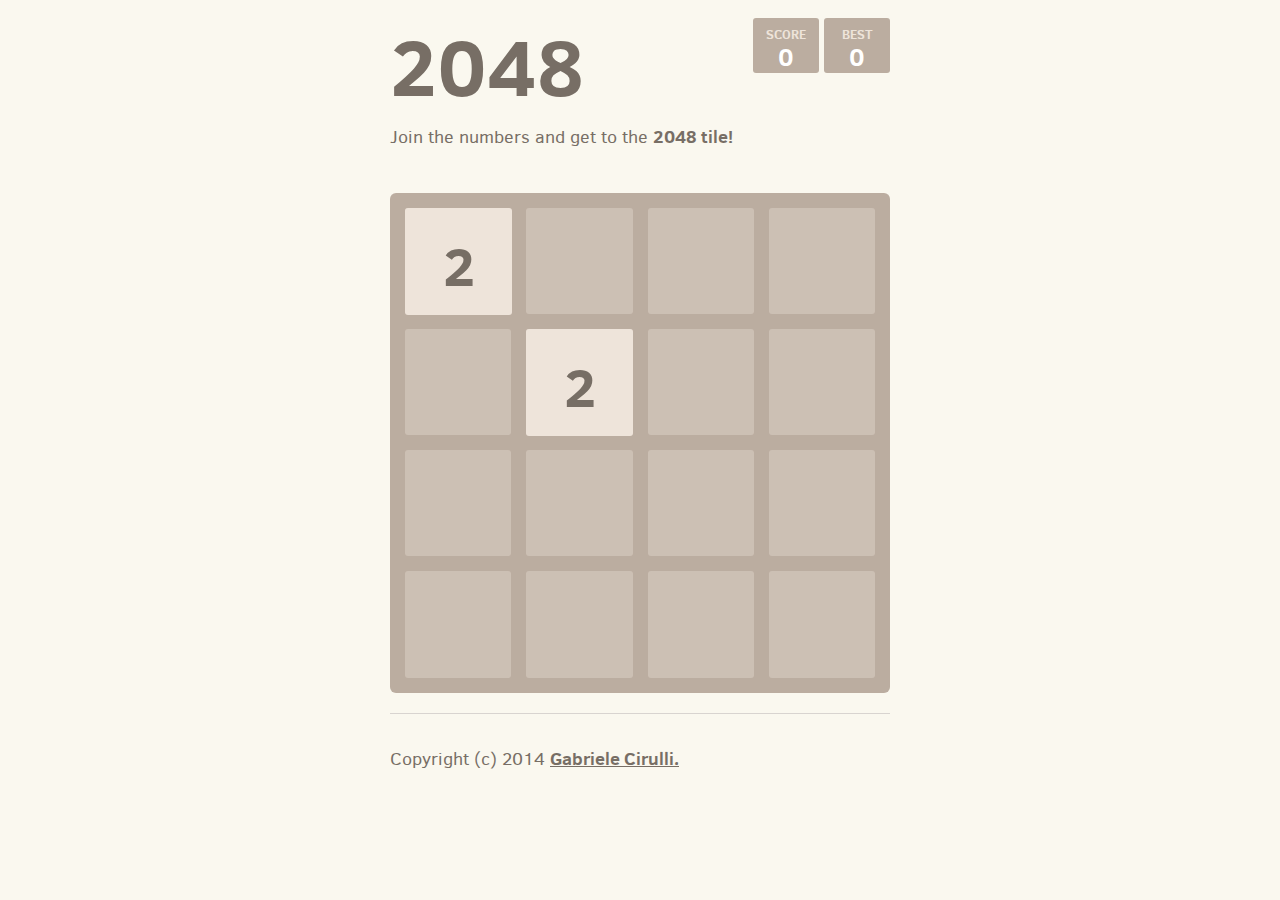
<file: index.html>
<!DOCTYPE html>
<html>
<head>
  <meta charset="utf-8">
  <title>2048</title>

  <link href="style/main.css" rel="stylesheet" type="text/css">
  <link rel="shortcut icon" href="favicon.ico">
  <link rel="apple-touch-icon" href="meta/apple-touch-icon.png">
  <meta name="apple-mobile-web-app-capable" content="yes">

  <meta name="HandheldFriendly" content="True">
  <meta name="MobileOptimized" content="320">
  <meta name="viewport" content="width=device-width, target-densitydpi=160dpi, initial-scale=1.0, maximum-scale=1, user-scalable=no, minimal-ui">
</head>
<body>
  <div class="container">
    <div class="heading">
      <h1 class="title">2048</h1>
      <div class="scores-container">
        <div class="score-container">0</div>
        <div class="best-container">0</div>
      </div>
    </div>
    <p class="game-intro">Join the numbers and get to the <strong>2048 tile!</strong></p>

    <div class="game-container">
      <div class="game-message">
        <p></p>
        <div class="lower">
	        <a class="keep-playing-button">Keep going</a>
          <a class="retry-button">Try again</a>
        </div>
      </div>

      <div class="grid-container">
        <div class="grid-row">
          <div class="grid-cell"></div>
          <div class="grid-cell"></div>
          <div class="grid-cell"></div>
          <div class="grid-cell"></div>
        </div>
        <div class="grid-row">
          <div class="grid-cell"></div>
          <div class="grid-cell"></div>
          <div class="grid-cell"></div>
          <div class="grid-cell"></div>
        </div>
        <div class="grid-row">
          <div class="grid-cell"></div>
          <div class="grid-cell"></div>
          <div class="grid-cell"></div>
          <div class="grid-cell"></div>
        </div>
        <div class="grid-row">
          <div class="grid-cell"></div>
          <div class="grid-cell"></div>
          <div class="grid-cell"></div>
          <div class="grid-cell"></div>
        </div>
      </div>

      <div class="tile-container">

      </div>
    </div>
    <hr>
    <p>
    Copyright (c) 2014 <a href="http://gabrielecirulli.com" target="_blank">Gabriele Cirulli.</a>
    </p>
  </div>

  <script src="js/animframe_polyfill.js"></script>
  <script src="js/keyboard_input_manager.js"></script>
  <script src="js/html_actuator.js"></script>
  <script src="js/grid.js"></script>
  <script src="js/tile.js"></script>
  <script src="js/local_score_manager.js"></script>
  <script src="js/game_manager.js"></script>
  <script src="js/application.js"></script>
</body>
</html>
</file>
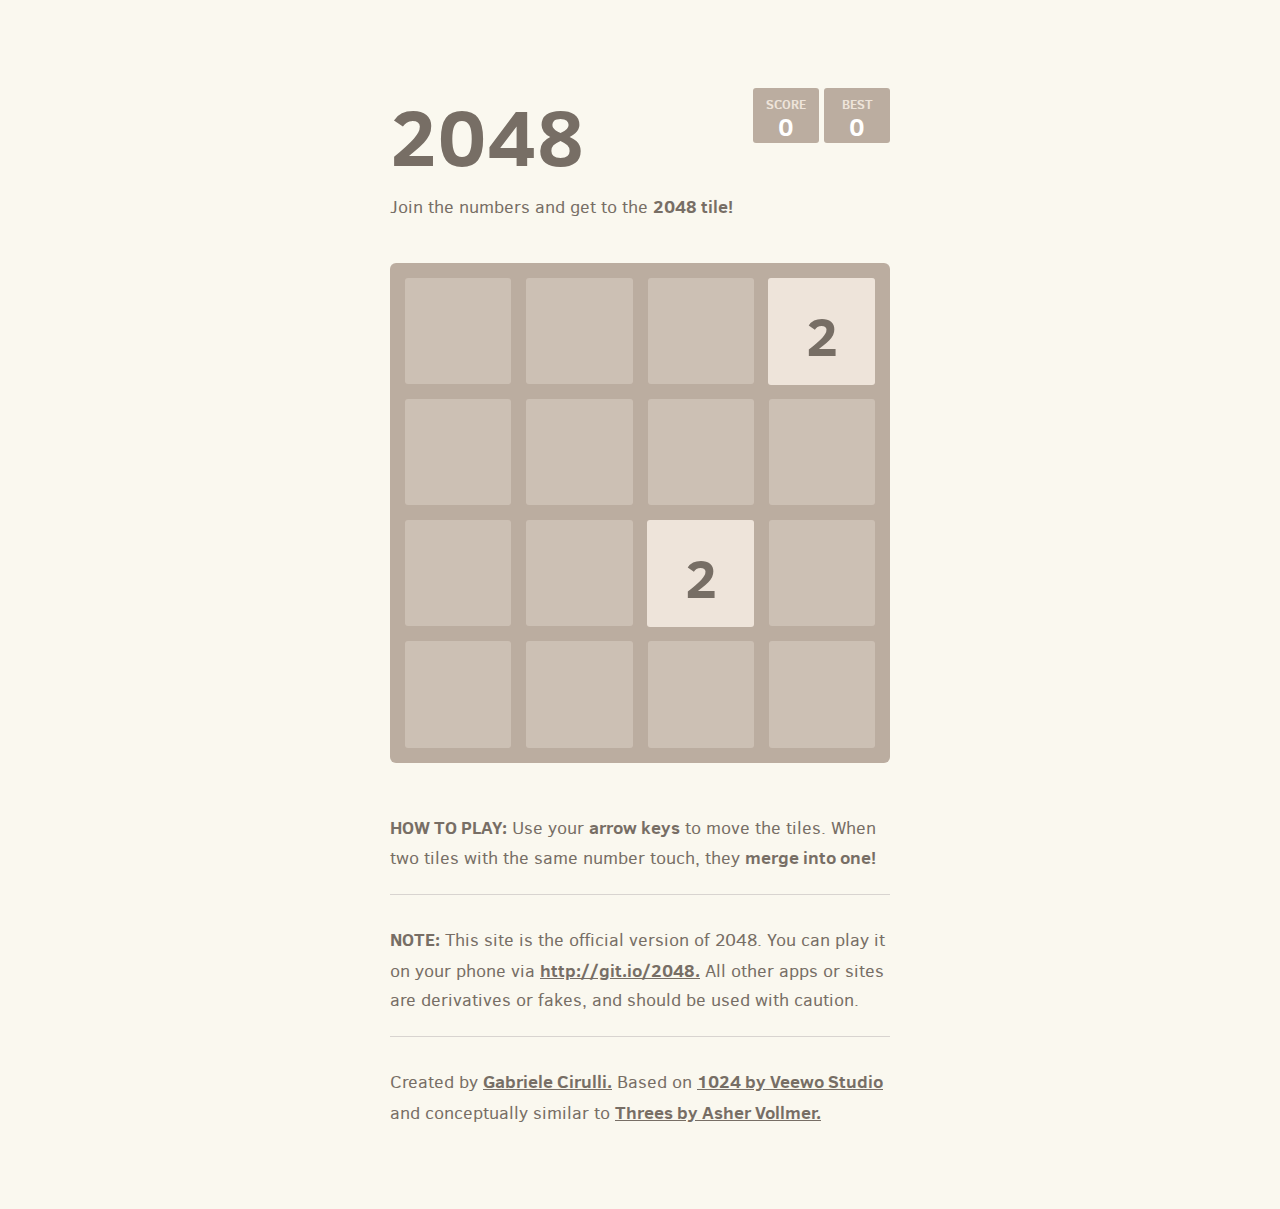
<file: Pasta sem título/index.html>
<!DOCTYPE html>
<html>
<head>
  <meta charset="utf-8">
  <title>2048</title>

  <link href="style/main.css" rel="stylesheet" type="text/css">
  <link rel="shortcut icon" href="favicon.ico">
  <link rel="apple-touch-icon" href="meta/apple-touch-icon.png">
  <meta name="apple-mobile-web-app-capable" content="yes">

  <meta name="HandheldFriendly" content="True">
  <meta name="MobileOptimized" content="320">
  <meta name="viewport" content="width=device-width, target-densitydpi=160dpi, initial-scale=1.0, maximum-scale=1, user-scalable=no, minimal-ui">
</head>
<body>
  <div class="container">
    <div class="heading">
      <h1 class="title">2048</h1>
      <div class="scores-container">
        <div class="score-container">0</div>
        <div class="best-container">0</div>
      </div>
    </div>
    <p class="game-intro">Join the numbers and get to the <strong>2048 tile!</strong></p>

    <div class="game-container">
      <div class="game-message">
        <p></p>
        <div class="lower">
	        <a class="keep-playing-button">Keep going</a>
          <a class="retry-button">Try again</a>
        </div>
      </div>

      <div class="grid-container">
        <div class="grid-row">
          <div class="grid-cell"></div>
          <div class="grid-cell"></div>
          <div class="grid-cell"></div>
          <div class="grid-cell"></div>
        </div>
        <div class="grid-row">
          <div class="grid-cell"></div>
          <div class="grid-cell"></div>
          <div class="grid-cell"></div>
          <div class="grid-cell"></div>
        </div>
        <div class="grid-row">
          <div class="grid-cell"></div>
          <div class="grid-cell"></div>
          <div class="grid-cell"></div>
          <div class="grid-cell"></div>
        </div>
        <div class="grid-row">
          <div class="grid-cell"></div>
          <div class="grid-cell"></div>
          <div class="grid-cell"></div>
          <div class="grid-cell"></div>
        </div>
      </div>

      <div class="tile-container">

      </div>
    </div>

    <p class="game-explanation">
      <strong class="important">How to play:</strong> Use your <strong>arrow keys</strong> to move the tiles. When two tiles with the same number touch, they <strong>merge into one!</strong>
    </p>
    <hr>
    <p>
    <strong class="important">Note:</strong> This site is the official version of 2048. You can play it on your phone via <a href="http://git.io/2048">http://git.io/2048.</a> All other apps or sites are derivatives or fakes, and should be used with caution.
    </p>
    <hr>
    <p>
    Created by <a href="http://gabrielecirulli.com" target="_blank">Gabriele Cirulli.</a> Based on <a href="https://itunes.apple.com/us/app/1024!/id823499224" target="_blank">1024 by Veewo Studio</a> and conceptually similar to <a href="http://asherv.com/threes/" target="_blank">Threes by Asher Vollmer.</a>
    </p>
  </div>

  <script src="js/animframe_polyfill.js"></script>
  <script src="js/keyboard_input_manager.js"></script>
  <script src="js/html_actuator.js"></script>
  <script src="js/grid.js"></script>
  <script src="js/tile.js"></script>
  <script src="js/local_score_manager.js"></script>
  <script src="js/game_manager.js"></script>
  <script src="js/application.js"></script>
</body>
</html>
</file>
<file: style/main.css>
@import url(fonts/clear-sans.css);
html, body {
  margin: 0;
  padding: 0;
  background: #faf8ef;
  color: #776e65;
  font-family: "Clear Sans", "Helvetica Neue", Arial, sans-serif;
  font-size: 18px; }

body {
  margin: 10px 0; }

.heading:after {
  content: "";
  display: block;
  clear: both; }

h1.title {
  font-size: 80px;
  font-weight: bold;
  margin: 0;
  display: block;
  float: left; }

@-webkit-keyframes move-up {
  0% {
    top: 25px;
    opacity: 1; }

  100% {
    top: -50px;
    opacity: 0; } }

@-moz-keyframes move-up {
  0% {
    top: 25px;
    opacity: 1; }

  100% {
    top: -50px;
    opacity: 0; } }

@keyframes move-up {
  0% {
    top: 25px;
    opacity: 1; }

  100% {
    top: -50px;
    opacity: 0; } }

.scores-container {
  float: right;
  text-align: right; }

.score-container, .best-container {
  position: relative;
  display: inline-block;
  background: #bbada0;
  padding: 15px 25px;
  font-size: 25px;
  height: 25px;
  line-height: 47px;
  font-weight: bold;
  border-radius: 3px;
  color: white;
  margin-top: 8px;
  text-align: center; }
  .score-container:after, .best-container:after {
    position: absolute;
    width: 100%;
    top: 10px;
    left: 0;
    text-transform: uppercase;
    font-size: 13px;
    line-height: 13px;
    text-align: center;
    color: #eee4da; }
  .score-container .score-addition, .best-container .score-addition {
    position: absolute;
    right: 30px;
    color: red;
    font-size: 25px;
    line-height: 25px;
    font-weight: bold;
    color: rgba(119, 110, 101, 0.9);
    z-index: 100;
    -webkit-animation: move-up 600ms ease-in;
    -moz-animation: move-up 600ms ease-in;
    animation: move-up 600ms ease-in;
    -webkit-animation-fill-mode: both;
    -moz-animation-fill-mode: both;
    animation-fill-mode: both; }

.score-container:after {
  content: "Score"; }

.best-container:after {
  content: "Best"; }

p {
  margin-top: 0;
  margin-bottom: 10px;
  line-height: 1.65; }

a {
  color: #776e65;
  font-weight: bold;
  text-decoration: underline;
  cursor: pointer; }

strong.important {
  text-transform: uppercase; }

hr {
  border: none;
  border-bottom: 1px solid #d8d4d0;
  margin-top: 20px;
  margin-bottom: 30px; }

.container {
  width: 500px;
  margin: 0 auto; }

@-webkit-keyframes fade-in {
  0% {
    opacity: 0; }

  100% {
    opacity: 1; } }

@-moz-keyframes fade-in {
  0% {
    opacity: 0; }

  100% {
    opacity: 1; } }

@keyframes fade-in {
  0% {
    opacity: 0; }

  100% {
    opacity: 1; } }

.game-container {
  margin-top: 40px;
  position: relative;
  padding: 15px;
  cursor: default;
  -webkit-touch-callout: none;
  -webkit-user-select: none;
  -moz-user-select: none;
  background: #bbada0;
  border-radius: 6px;
  width: 500px;
  height: 500px;
  -webkit-box-sizing: border-box;
  -moz-box-sizing: border-box;
  box-sizing: border-box; }
  .game-container .game-message {
    display: none;
    position: absolute;
    top: 0;
    right: 0;
    bottom: 0;
    left: 0;
    background: rgba(238, 228, 218, 0.5);
    z-index: 100;
    text-align: center;
    -webkit-animation: fade-in 800ms ease 1200ms;
    -moz-animation: fade-in 800ms ease 1200ms;
    animation: fade-in 800ms ease 1200ms;
    -webkit-animation-fill-mode: both;
    -moz-animation-fill-mode: both;
    animation-fill-mode: both; }
    .game-container .game-message p {
      font-size: 60px;
      font-weight: bold;
      height: 60px;
      line-height: 60px;
      margin-top: 222px; }
    .game-container .game-message .lower {
      display: block;
      margin-top: 59px; }
    .game-container .game-message a {
      display: inline-block;
      background: #8f7a66;
      border-radius: 3px;
      padding: 0 20px;
      text-decoration: none;
      color: #f9f6f2;
      height: 40px;
      line-height: 42px;
      margin-left: 9px; }
      .game-container .game-message a.keep-playing-button {
        display: none; }
    .game-container .game-message.game-won {
      background: rgba(237, 194, 46, 0.5);
      color: #f9f6f2; }
      .game-container .game-message.game-won a.keep-playing-button {
        display: inline-block; }
    .game-container .game-message.game-won, .game-container .game-message.game-over {
      display: block; }

.grid-container {
  position: absolute;
  z-index: 1; }

.grid-row {
  margin-bottom: 15px; }
  .grid-row:last-child {
    margin-bottom: 0; }
  .grid-row:after {
    content: "";
    display: block;
    clear: both; }

.grid-cell {
  width: 106.25px;
  height: 106.25px;
  margin-right: 15px;
  float: left;
  border-radius: 3px;
  background: rgba(238, 228, 218, 0.35); }
  .grid-cell:last-child {
    margin-right: 0; }

.tile-container {
  position: absolute;
  z-index: 2; }

.tile, .tile .tile-inner {
  width: 107px;
  height: 107px;
  line-height: 116.25px; }
.tile.tile-position-1-1 {
  -webkit-transform: translate(0px, 0px);
  -moz-transform: translate(0px, 0px);
  transform: translate(0px, 0px); }
.tile.tile-position-1-2 {
  -webkit-transform: translate(0px, 121px);
  -moz-transform: translate(0px, 121px);
  transform: translate(0px, 121px); }
.tile.tile-position-1-3 {
  -webkit-transform: translate(0px, 242px);
  -moz-transform: translate(0px, 242px);
  transform: translate(0px, 242px); }
.tile.tile-position-1-4 {
  -webkit-transform: translate(0px, 363px);
  -moz-transform: translate(0px, 363px);
  transform: translate(0px, 363px); }
.tile.tile-position-2-1 {
  -webkit-transform: translate(121px, 0px);
  -moz-transform: translate(121px, 0px);
  transform: translate(121px, 0px); }
.tile.tile-position-2-2 {
  -webkit-transform: translate(121px, 121px);
  -moz-transform: translate(121px, 121px);
  transform: translate(121px, 121px); }
.tile.tile-position-2-3 {
  -webkit-transform: translate(121px, 242px);
  -moz-transform: translate(121px, 242px);
  transform: translate(121px, 242px); }
.tile.tile-position-2-4 {
  -webkit-transform: translate(121px, 363px);
  -moz-transform: translate(121px, 363px);
  transform: translate(121px, 363px); }
.tile.tile-position-3-1 {
  -webkit-transform: translate(242px, 0px);
  -moz-transform: translate(242px, 0px);
  transform: translate(242px, 0px); }
.tile.tile-position-3-2 {
  -webkit-transform: translate(242px, 121px);
  -moz-transform: translate(242px, 121px);
  transform: translate(242px, 121px); }
.tile.tile-position-3-3 {
  -webkit-transform: translate(242px, 242px);
  -moz-transform: translate(242px, 242px);
  transform: translate(242px, 242px); }
.tile.tile-position-3-4 {
  -webkit-transform: translate(242px, 363px);
  -moz-transform: translate(242px, 363px);
  transform: translate(242px, 363px); }
.tile.tile-position-4-1 {
  -webkit-transform: translate(363px, 0px);
  -moz-transform: translate(363px, 0px);
  transform: translate(363px, 0px); }
.tile.tile-position-4-2 {
  -webkit-transform: translate(363px, 121px);
  -moz-transform: translate(363px, 121px);
  transform: translate(363px, 121px); }
.tile.tile-position-4-3 {
  -webkit-transform: translate(363px, 242px);
  -moz-transform: translate(363px, 242px);
  transform: translate(363px, 242px); }
.tile.tile-position-4-4 {
  -webkit-transform: translate(363px, 363px);
  -moz-transform: translate(363px, 363px);
  transform: translate(363px, 363px); }

.tile {
  position: absolute;
  -webkit-transition: 100ms ease-in-out;
  -moz-transition: 100ms ease-in-out;
  transition: 100ms ease-in-out;
  -webkit-transition-property: -webkit-transform;
  -moz-transition-property: -moz-transform;
  transition-property: transform; }
  .tile .tile-inner {
    border-radius: 3px;
    background: #eee4da;
    text-align: center;
    font-weight: bold;
    z-index: 10;
    font-size: 55px; }
  .tile.tile-2 .tile-inner {
    background: #eee4da;
    box-shadow: 0 0 30px 10px rgba(243, 215, 116, 0), inset 0 0 0 1px rgba(255, 255, 255, 0); }
  .tile.tile-4 .tile-inner {
    background: #ede0c8;
    box-shadow: 0 0 30px 10px rgba(243, 215, 116, 0), inset 0 0 0 1px rgba(255, 255, 255, 0); }
  .tile.tile-8 .tile-inner {
    color: #f9f6f2;
    background: #f2b179; }
  .tile.tile-16 .tile-inner {
    color: #f9f6f2;
    background: #f59563; }
  .tile.tile-32 .tile-inner {
    color: #f9f6f2;
    background: #f67c5f; }
  .tile.tile-64 .tile-inner {
    color: #f9f6f2;
    background: #f65e3b; }
  .tile.tile-128 .tile-inner {
    color: #f9f6f2;
    background: #edcf72;
    box-shadow: 0 0 30px 10px rgba(243, 215, 116, 0.2381), inset 0 0 0 1px rgba(255, 255, 255, 0.14286);
    font-size: 45px; }
    @media screen and (max-width: 520px) {
      .tile.tile-128 .tile-inner {
        font-size: 25px; } }
  .tile.tile-256 .tile-inner {
    color: #f9f6f2;
    background: #edcc61;
    box-shadow: 0 0 30px 10px rgba(243, 215, 116, 0.31746), inset 0 0 0 1px rgba(255, 255, 255, 0.19048);
    font-size: 45px; }
    @media screen and (max-width: 520px) {
      .tile.tile-256 .tile-inner {
        font-size: 25px; } }
  .tile.tile-512 .tile-inner {
    color: #f9f6f2;
    background: #edc850;
    box-shadow: 0 0 30px 10px rgba(243, 215, 116, 0.39683), inset 0 0 0 1px rgba(255, 255, 255, 0.2381);
    font-size: 45px; }
    @media screen and (max-width: 520px) {
      .tile.tile-512 .tile-inner {
        font-size: 25px; } }
  .tile.tile-1024 .tile-inner {
    color: #f9f6f2;
    background: #edc53f;
    box-shadow: 0 0 30px 10px rgba(243, 215, 116, 0.47619), inset 0 0 0 1px rgba(255, 255, 255, 0.28571);
    font-size: 35px; }
    @media screen and (max-width: 520px) {
      .tile.tile-1024 .tile-inner {
        font-size: 15px; } }
  .tile.tile-2048 .tile-inner {
    color: #f9f6f2;
    background: #edc22e;
    box-shadow: 0 0 30px 10px rgba(243, 215, 116, 0.55556), inset 0 0 0 1px rgba(255, 255, 255, 0.33333);
    font-size: 35px; }
    @media screen and (max-width: 520px) {
      .tile.tile-2048 .tile-inner {
        font-size: 15px; } }
  .tile.tile-super .tile-inner {
    color: #f9f6f2;
    background: #3c3a32;
    font-size: 30px; }
    @media screen and (max-width: 520px) {
      .tile.tile-super .tile-inner {
        font-size: 10px; } }

@-webkit-keyframes appear {
  0% {
    opacity: 0;
    -webkit-transform: scale(0);
    -moz-transform: scale(0);
    transform: scale(0); }

  100% {
    opacity: 1;
    -webkit-transform: scale(1);
    -moz-transform: scale(1);
    transform: scale(1); } }

@-moz-keyframes appear {
  0% {
    opacity: 0;
    -webkit-transform: scale(0);
    -moz-transform: scale(0);
    transform: scale(0); }

  100% {
    opacity: 1;
    -webkit-transform: scale(1);
    -moz-transform: scale(1);
    transform: scale(1); } }

@keyframes appear {
  0% {
    opacity: 0;
    -webkit-transform: scale(0);
    -moz-transform: scale(0);
    transform: scale(0); }

  100% {
    opacity: 1;
    -webkit-transform: scale(1);
    -moz-transform: scale(1);
    transform: scale(1); } }

.tile-new .tile-inner {
  -webkit-animation: appear 200ms ease 100ms;
  -moz-animation: appear 200ms ease 100ms;
  animation: appear 200ms ease 100ms;
  -webkit-animation-fill-mode: backwards;
  -moz-animation-fill-mode: backwards;
  animation-fill-mode: backwards; }

@-webkit-keyframes pop {
  0% {
    -webkit-transform: scale(0);
    -moz-transform: scale(0);
    transform: scale(0); }

  50% {
    -webkit-transform: scale(1.2);
    -moz-transform: scale(1.2);
    transform: scale(1.2); }

  100% {
    -webkit-transform: scale(1);
    -moz-transform: scale(1);
    transform: scale(1); } }

@-moz-keyframes pop {
  0% {
    -webkit-transform: scale(0);
    -moz-transform: scale(0);
    transform: scale(0); }

  50% {
    -webkit-transform: scale(1.2);
    -moz-transform: scale(1.2);
    transform: scale(1.2); }

  100% {
    -webkit-transform: scale(1);
    -moz-transform: scale(1);
    transform: scale(1); } }

@keyframes pop {
  0% {
    -webkit-transform: scale(0);
    -moz-transform: scale(0);
    transform: scale(0); }

  50% {
    -webkit-transform: scale(1.2);
    -moz-transform: scale(1.2);
    transform: scale(1.2); }

  100% {
    -webkit-transform: scale(1);
    -moz-transform: scale(1);
    transform: scale(1); } }

.tile-merged .tile-inner {
  z-index: 20;
  -webkit-animation: pop 200ms ease 100ms;
  -moz-animation: pop 200ms ease 100ms;
  animation: pop 200ms ease 100ms;
  -webkit-animation-fill-mode: backwards;
  -moz-animation-fill-mode: backwards;
  animation-fill-mode: backwards; }

.game-intro {
  margin-bottom: 0; }

.game-explanation {
  margin-top: 50px; }

@media screen and (max-width: 520px) {
  html, body {
    font-size: 15px; }

  body {
    margin: 20px 0;
    padding: 0 20px; }

  h1.title {
    font-size: 27px;
    margin-top: 15px; }

  .container {
    width: 280px;
    margin: 0 auto; }

  .score-container, .best-container {
    margin-top: 0;
    padding: 15px 10px;
    min-width: 40px; }

  .heading {
    margin-bottom: 10px; }

  .game-container {
    margin-top: 40px;
    position: relative;
    padding: 10px;
    cursor: default;
    -webkit-touch-callout: none;
    -webkit-user-select: none;
    -moz-user-select: none;
    background: #bbada0;
    border-radius: 6px;
    width: 280px;
    height: 280px;
    -webkit-box-sizing: border-box;
    -moz-box-sizing: border-box;
    box-sizing: border-box; }
    .game-container .game-message {
      display: none;
      position: absolute;
      top: 0;
      right: 0;
      bottom: 0;
      left: 0;
      background: rgba(238, 228, 218, 0.5);
      z-index: 100;
      text-align: center;
      -webkit-animation: fade-in 800ms ease 1200ms;
      -moz-animation: fade-in 800ms ease 1200ms;
      animation: fade-in 800ms ease 1200ms;
      -webkit-animation-fill-mode: both;
      -moz-animation-fill-mode: both;
      animation-fill-mode: both; }
      .game-container .game-message p {
        font-size: 60px;
        font-weight: bold;
        height: 60px;
        line-height: 60px;
        margin-top: 222px; }
      .game-container .game-message .lower {
        display: block;
        margin-top: 59px; }
      .game-container .game-message a {
        display: inline-block;
        background: #8f7a66;
        border-radius: 3px;
        padding: 0 20px;
        text-decoration: none;
        color: #f9f6f2;
        height: 40px;
        line-height: 42px;
        margin-left: 9px; }
        .game-container .game-message a.keep-playing-button {
          display: none; }
      .game-container .game-message.game-won {
        background: rgba(237, 194, 46, 0.5);
        color: #f9f6f2; }
        .game-container .game-message.game-won a.keep-playing-button {
          display: inline-block; }
      .game-container .game-message.game-won, .game-container .game-message.game-over {
        display: block; }

  .grid-container {
    position: absolute;
    z-index: 1; }

  .grid-row {
    margin-bottom: 10px; }
    .grid-row:last-child {
      margin-bottom: 0; }
    .grid-row:after {
      content: "";
      display: block;
      clear: both; }

  .grid-cell {
    width: 57.5px;
    height: 57.5px;
    margin-right: 10px;
    float: left;
    border-radius: 3px;
    background: rgba(238, 228, 218, 0.35); }
    .grid-cell:last-child {
      margin-right: 0; }

  .tile-container {
    position: absolute;
    z-index: 2; }

  .tile, .tile .tile-inner {
    width: 58px;
    height: 58px;
    line-height: 67.5px; }
  .tile.tile-position-1-1 {
    -webkit-transform: translate(0px, 0px);
    -moz-transform: translate(0px, 0px);
    transform: translate(0px, 0px); }
  .tile.tile-position-1-2 {
    -webkit-transform: translate(0px, 67px);
    -moz-transform: translate(0px, 67px);
    transform: translate(0px, 67px); }
  .tile.tile-position-1-3 {
    -webkit-transform: translate(0px, 135px);
    -moz-transform: translate(0px, 135px);
    transform: translate(0px, 135px); }
  .tile.tile-position-1-4 {
    -webkit-transform: translate(0px, 202px);
    -moz-transform: translate(0px, 202px);
    transform: translate(0px, 202px); }
  .tile.tile-position-2-1 {
    -webkit-transform: translate(67px, 0px);
    -moz-transform: translate(67px, 0px);
    transform: translate(67px, 0px); }
  .tile.tile-position-2-2 {
    -webkit-transform: translate(67px, 67px);
    -moz-transform: translate(67px, 67px);
    transform: translate(67px, 67px); }
  .tile.tile-position-2-3 {
    -webkit-transform: translate(67px, 135px);
    -moz-transform: translate(67px, 135px);
    transform: translate(67px, 135px); }
  .tile.tile-position-2-4 {
    -webkit-transform: translate(67px, 202px);
    -moz-transform: translate(67px, 202px);
    transform: translate(67px, 202px); }
  .tile.tile-position-3-1 {
    -webkit-transform: translate(135px, 0px);
    -moz-transform: translate(135px, 0px);
    transform: translate(135px, 0px); }
  .tile.tile-position-3-2 {
    -webkit-transform: translate(135px, 67px);
    -moz-transform: translate(135px, 67px);
    transform: translate(135px, 67px); }
  .tile.tile-position-3-3 {
    -webkit-transform: translate(135px, 135px);
    -moz-transform: translate(135px, 135px);
    transform: translate(135px, 135px); }
  .tile.tile-position-3-4 {
    -webkit-transform: translate(135px, 202px);
    -moz-transform: translate(135px, 202px);
    transform: translate(135px, 202px); }
  .tile.tile-position-4-1 {
    -webkit-transform: translate(202px, 0px);
    -moz-transform: translate(202px, 0px);
    transform: translate(202px, 0px); }
  .tile.tile-position-4-2 {
    -webkit-transform: translate(202px, 67px);
    -moz-transform: translate(202px, 67px);
    transform: translate(202px, 67px); }
  .tile.tile-position-4-3 {
    -webkit-transform: translate(202px, 135px);
    -moz-transform: translate(202px, 135px);
    transform: translate(202px, 135px); }
  .tile.tile-position-4-4 {
    -webkit-transform: translate(202px, 202px);
    -moz-transform: translate(202px, 202px);
    transform: translate(202px, 202px); }

  .game-container {
    margin-top: 20px; }

  .tile .tile-inner {
    font-size: 35px; }

  .game-message p {
    font-size: 30px !important;
    height: 30px !important;
    line-height: 30px !important;
    margin-top: 90px !important; }
  .game-message .lower {
    margin-top: 30px !important; } }
</file>
<file: Pasta sem título/style/main.css>
@import url(fonts/clear-sans.css);
html, body {
  margin: 0;
  padding: 0;
  background: #faf8ef;
  color: #776e65;
  font-family: "Clear Sans", "Helvetica Neue", Arial, sans-serif;
  font-size: 18px; }

body {
  margin: 80px 0; }

.heading:after {
  content: "";
  display: block;
  clear: both; }

h1.title {
  font-size: 80px;
  font-weight: bold;
  margin: 0;
  display: block;
  float: left; }

@-webkit-keyframes move-up {
  0% {
    top: 25px;
    opacity: 1; }

  100% {
    top: -50px;
    opacity: 0; } }

@-moz-keyframes move-up {
  0% {
    top: 25px;
    opacity: 1; }

  100% {
    top: -50px;
    opacity: 0; } }

@keyframes move-up {
  0% {
    top: 25px;
    opacity: 1; }

  100% {
    top: -50px;
    opacity: 0; } }

.scores-container {
  float: right;
  text-align: right; }

.score-container, .best-container {
  position: relative;
  display: inline-block;
  background: #bbada0;
  padding: 15px 25px;
  font-size: 25px;
  height: 25px;
  line-height: 47px;
  font-weight: bold;
  border-radius: 3px;
  color: white;
  margin-top: 8px;
  text-align: center; }
  .score-container:after, .best-container:after {
    position: absolute;
    width: 100%;
    top: 10px;
    left: 0;
    text-transform: uppercase;
    font-size: 13px;
    line-height: 13px;
    text-align: center;
    color: #eee4da; }
  .score-container .score-addition, .best-container .score-addition {
    position: absolute;
    right: 30px;
    color: red;
    font-size: 25px;
    line-height: 25px;
    font-weight: bold;
    color: rgba(119, 110, 101, 0.9);
    z-index: 100;
    -webkit-animation: move-up 600ms ease-in;
    -moz-animation: move-up 600ms ease-in;
    animation: move-up 600ms ease-in;
    -webkit-animation-fill-mode: both;
    -moz-animation-fill-mode: both;
    animation-fill-mode: both; }

.score-container:after {
  content: "Score"; }

.best-container:after {
  content: "Best"; }

p {
  margin-top: 0;
  margin-bottom: 10px;
  line-height: 1.65; }

a {
  color: #776e65;
  font-weight: bold;
  text-decoration: underline;
  cursor: pointer; }

strong.important {
  text-transform: uppercase; }

hr {
  border: none;
  border-bottom: 1px solid #d8d4d0;
  margin-top: 20px;
  margin-bottom: 30px; }

.container {
  width: 500px;
  margin: 0 auto; }

@-webkit-keyframes fade-in {
  0% {
    opacity: 0; }

  100% {
    opacity: 1; } }

@-moz-keyframes fade-in {
  0% {
    opacity: 0; }

  100% {
    opacity: 1; } }

@keyframes fade-in {
  0% {
    opacity: 0; }

  100% {
    opacity: 1; } }

.game-container {
  margin-top: 40px;
  position: relative;
  padding: 15px;
  cursor: default;
  -webkit-touch-callout: none;
  -webkit-user-select: none;
  -moz-user-select: none;
  background: #bbada0;
  border-radius: 6px;
  width: 500px;
  height: 500px;
  -webkit-box-sizing: border-box;
  -moz-box-sizing: border-box;
  box-sizing: border-box; }
  .game-container .game-message {
    display: none;
    position: absolute;
    top: 0;
    right: 0;
    bottom: 0;
    left: 0;
    background: rgba(238, 228, 218, 0.5);
    z-index: 100;
    text-align: center;
    -webkit-animation: fade-in 800ms ease 1200ms;
    -moz-animation: fade-in 800ms ease 1200ms;
    animation: fade-in 800ms ease 1200ms;
    -webkit-animation-fill-mode: both;
    -moz-animation-fill-mode: both;
    animation-fill-mode: both; }
    .game-container .game-message p {
      font-size: 60px;
      font-weight: bold;
      height: 60px;
      line-height: 60px;
      margin-top: 222px; }
    .game-container .game-message .lower {
      display: block;
      margin-top: 59px; }
    .game-container .game-message a {
      display: inline-block;
      background: #8f7a66;
      border-radius: 3px;
      padding: 0 20px;
      text-decoration: none;
      color: #f9f6f2;
      height: 40px;
      line-height: 42px;
      margin-left: 9px; }
      .game-container .game-message a.keep-playing-button {
        display: none; }
    .game-container .game-message.game-won {
      background: rgba(237, 194, 46, 0.5);
      color: #f9f6f2; }
      .game-container .game-message.game-won a.keep-playing-button {
        display: inline-block; }
    .game-container .game-message.game-won, .game-container .game-message.game-over {
      display: block; }

.grid-container {
  position: absolute;
  z-index: 1; }

.grid-row {
  margin-bottom: 15px; }
  .grid-row:last-child {
    margin-bottom: 0; }
  .grid-row:after {
    content: "";
    display: block;
    clear: both; }

.grid-cell {
  width: 106.25px;
  height: 106.25px;
  margin-right: 15px;
  float: left;
  border-radius: 3px;
  background: rgba(238, 228, 218, 0.35); }
  .grid-cell:last-child {
    margin-right: 0; }

.tile-container {
  position: absolute;
  z-index: 2; }

.tile, .tile .tile-inner {
  width: 107px;
  height: 107px;
  line-height: 116.25px; }
.tile.tile-position-1-1 {
  -webkit-transform: translate(0px, 0px);
  -moz-transform: translate(0px, 0px);
  transform: translate(0px, 0px); }
.tile.tile-position-1-2 {
  -webkit-transform: translate(0px, 121px);
  -moz-transform: translate(0px, 121px);
  transform: translate(0px, 121px); }
.tile.tile-position-1-3 {
  -webkit-transform: translate(0px, 242px);
  -moz-transform: translate(0px, 242px);
  transform: translate(0px, 242px); }
.tile.tile-position-1-4 {
  -webkit-transform: translate(0px, 363px);
  -moz-transform: translate(0px, 363px);
  transform: translate(0px, 363px); }
.tile.tile-position-2-1 {
  -webkit-transform: translate(121px, 0px);
  -moz-transform: translate(121px, 0px);
  transform: translate(121px, 0px); }
.tile.tile-position-2-2 {
  -webkit-transform: translate(121px, 121px);
  -moz-transform: translate(121px, 121px);
  transform: translate(121px, 121px); }
.tile.tile-position-2-3 {
  -webkit-transform: translate(121px, 242px);
  -moz-transform: translate(121px, 242px);
  transform: translate(121px, 242px); }
.tile.tile-position-2-4 {
  -webkit-transform: translate(121px, 363px);
  -moz-transform: translate(121px, 363px);
  transform: translate(121px, 363px); }
.tile.tile-position-3-1 {
  -webkit-transform: translate(242px, 0px);
  -moz-transform: translate(242px, 0px);
  transform: translate(242px, 0px); }
.tile.tile-position-3-2 {
  -webkit-transform: translate(242px, 121px);
  -moz-transform: translate(242px, 121px);
  transform: translate(242px, 121px); }
.tile.tile-position-3-3 {
  -webkit-transform: translate(242px, 242px);
  -moz-transform: translate(242px, 242px);
  transform: translate(242px, 242px); }
.tile.tile-position-3-4 {
  -webkit-transform: translate(242px, 363px);
  -moz-transform: translate(242px, 363px);
  transform: translate(242px, 363px); }
.tile.tile-position-4-1 {
  -webkit-transform: translate(363px, 0px);
  -moz-transform: translate(363px, 0px);
  transform: translate(363px, 0px); }
.tile.tile-position-4-2 {
  -webkit-transform: translate(363px, 121px);
  -moz-transform: translate(363px, 121px);
  transform: translate(363px, 121px); }
.tile.tile-position-4-3 {
  -webkit-transform: translate(363px, 242px);
  -moz-transform: translate(363px, 242px);
  transform: translate(363px, 242px); }
.tile.tile-position-4-4 {
  -webkit-transform: translate(363px, 363px);
  -moz-transform: translate(363px, 363px);
  transform: translate(363px, 363px); }

.tile {
  position: absolute;
  -webkit-transition: 100ms ease-in-out;
  -moz-transition: 100ms ease-in-out;
  transition: 100ms ease-in-out;
  -webkit-transition-property: -webkit-transform;
  -moz-transition-property: -moz-transform;
  transition-property: transform; }
  .tile .tile-inner {
    border-radius: 3px;
    background: #eee4da;
    text-align: center;
    font-weight: bold;
    z-index: 10;
    font-size: 55px; }
  .tile.tile-2 .tile-inner {
    background: #eee4da;
    box-shadow: 0 0 30px 10px rgba(243, 215, 116, 0), inset 0 0 0 1px rgba(255, 255, 255, 0); }
  .tile.tile-4 .tile-inner {
    background: #ede0c8;
    box-shadow: 0 0 30px 10px rgba(243, 215, 116, 0), inset 0 0 0 1px rgba(255, 255, 255, 0); }
  .tile.tile-8 .tile-inner {
    color: #f9f6f2;
    background: #f2b179; }
  .tile.tile-16 .tile-inner {
    color: #f9f6f2;
    background: #f59563; }
  .tile.tile-32 .tile-inner {
    color: #f9f6f2;
    background: #f67c5f; }
  .tile.tile-64 .tile-inner {
    color: #f9f6f2;
    background: #f65e3b; }
  .tile.tile-128 .tile-inner {
    color: #f9f6f2;
    background: #edcf72;
    box-shadow: 0 0 30px 10px rgba(243, 215, 116, 0.2381), inset 0 0 0 1px rgba(255, 255, 255, 0.14286);
    font-size: 45px; }
    @media screen and (max-width: 520px) {
      .tile.tile-128 .tile-inner {
        font-size: 25px; } }
  .tile.tile-256 .tile-inner {
    color: #f9f6f2;
    background: #edcc61;
    box-shadow: 0 0 30px 10px rgba(243, 215, 116, 0.31746), inset 0 0 0 1px rgba(255, 255, 255, 0.19048);
    font-size: 45px; }
    @media screen and (max-width: 520px) {
      .tile.tile-256 .tile-inner {
        font-size: 25px; } }
  .tile.tile-512 .tile-inner {
    color: #f9f6f2;
    background: #edc850;
    box-shadow: 0 0 30px 10px rgba(243, 215, 116, 0.39683), inset 0 0 0 1px rgba(255, 255, 255, 0.2381);
    font-size: 45px; }
    @media screen and (max-width: 520px) {
      .tile.tile-512 .tile-inner {
        font-size: 25px; } }
  .tile.tile-1024 .tile-inner {
    color: #f9f6f2;
    background: #edc53f;
    box-shadow: 0 0 30px 10px rgba(243, 215, 116, 0.47619), inset 0 0 0 1px rgba(255, 255, 255, 0.28571);
    font-size: 35px; }
    @media screen and (max-width: 520px) {
      .tile.tile-1024 .tile-inner {
        font-size: 15px; } }
  .tile.tile-2048 .tile-inner {
    color: #f9f6f2;
    background: #edc22e;
    box-shadow: 0 0 30px 10px rgba(243, 215, 116, 0.55556), inset 0 0 0 1px rgba(255, 255, 255, 0.33333);
    font-size: 35px; }
    @media screen and (max-width: 520px) {
      .tile.tile-2048 .tile-inner {
        font-size: 15px; } }
  .tile.tile-super .tile-inner {
    color: #f9f6f2;
    background: #3c3a32;
    font-size: 30px; }
    @media screen and (max-width: 520px) {
      .tile.tile-super .tile-inner {
        font-size: 10px; } }

@-webkit-keyframes appear {
  0% {
    opacity: 0;
    -webkit-transform: scale(0);
    -moz-transform: scale(0);
    transform: scale(0); }

  100% {
    opacity: 1;
    -webkit-transform: scale(1);
    -moz-transform: scale(1);
    transform: scale(1); } }

@-moz-keyframes appear {
  0% {
    opacity: 0;
    -webkit-transform: scale(0);
    -moz-transform: scale(0);
    transform: scale(0); }

  100% {
    opacity: 1;
    -webkit-transform: scale(1);
    -moz-transform: scale(1);
    transform: scale(1); } }

@keyframes appear {
  0% {
    opacity: 0;
    -webkit-transform: scale(0);
    -moz-transform: scale(0);
    transform: scale(0); }

  100% {
    opacity: 1;
    -webkit-transform: scale(1);
    -moz-transform: scale(1);
    transform: scale(1); } }

.tile-new .tile-inner {
  -webkit-animation: appear 200ms ease 100ms;
  -moz-animation: appear 200ms ease 100ms;
  animation: appear 200ms ease 100ms;
  -webkit-animation-fill-mode: backwards;
  -moz-animation-fill-mode: backwards;
  animation-fill-mode: backwards; }

@-webkit-keyframes pop {
  0% {
    -webkit-transform: scale(0);
    -moz-transform: scale(0);
    transform: scale(0); }

  50% {
    -webkit-transform: scale(1.2);
    -moz-transform: scale(1.2);
    transform: scale(1.2); }

  100% {
    -webkit-transform: scale(1);
    -moz-transform: scale(1);
    transform: scale(1); } }

@-moz-keyframes pop {
  0% {
    -webkit-transform: scale(0);
    -moz-transform: scale(0);
    transform: scale(0); }

  50% {
    -webkit-transform: scale(1.2);
    -moz-transform: scale(1.2);
    transform: scale(1.2); }

  100% {
    -webkit-transform: scale(1);
    -moz-transform: scale(1);
    transform: scale(1); } }

@keyframes pop {
  0% {
    -webkit-transform: scale(0);
    -moz-transform: scale(0);
    transform: scale(0); }

  50% {
    -webkit-transform: scale(1.2);
    -moz-transform: scale(1.2);
    transform: scale(1.2); }

  100% {
    -webkit-transform: scale(1);
    -moz-transform: scale(1);
    transform: scale(1); } }

.tile-merged .tile-inner {
  z-index: 20;
  -webkit-animation: pop 200ms ease 100ms;
  -moz-animation: pop 200ms ease 100ms;
  animation: pop 200ms ease 100ms;
  -webkit-animation-fill-mode: backwards;
  -moz-animation-fill-mode: backwards;
  animation-fill-mode: backwards; }

.game-intro {
  margin-bottom: 0; }

.game-explanation {
  margin-top: 50px; }

@media screen and (max-width: 520px) {
  html, body {
    font-size: 15px; }

  body {
    margin: 20px 0;
    padding: 0 20px; }

  h1.title {
    font-size: 27px;
    margin-top: 15px; }

  .container {
    width: 280px;
    margin: 0 auto; }

  .score-container, .best-container {
    margin-top: 0;
    padding: 15px 10px;
    min-width: 40px; }

  .heading {
    margin-bottom: 10px; }

  .game-container {
    margin-top: 40px;
    position: relative;
    padding: 10px;
    cursor: default;
    -webkit-touch-callout: none;
    -webkit-user-select: none;
    -moz-user-select: none;
    background: #bbada0;
    border-radius: 6px;
    width: 280px;
    height: 280px;
    -webkit-box-sizing: border-box;
    -moz-box-sizing: border-box;
    box-sizing: border-box; }
    .game-container .game-message {
      display: none;
      position: absolute;
      top: 0;
      right: 0;
      bottom: 0;
      left: 0;
      background: rgba(238, 228, 218, 0.5);
      z-index: 100;
      text-align: center;
      -webkit-animation: fade-in 800ms ease 1200ms;
      -moz-animation: fade-in 800ms ease 1200ms;
      animation: fade-in 800ms ease 1200ms;
      -webkit-animation-fill-mode: both;
      -moz-animation-fill-mode: both;
      animation-fill-mode: both; }
      .game-container .game-message p {
        font-size: 60px;
        font-weight: bold;
        height: 60px;
        line-height: 60px;
        margin-top: 222px; }
      .game-container .game-message .lower {
        display: block;
        margin-top: 59px; }
      .game-container .game-message a {
        display: inline-block;
        background: #8f7a66;
        border-radius: 3px;
        padding: 0 20px;
        text-decoration: none;
        color: #f9f6f2;
        height: 40px;
        line-height: 42px;
        margin-left: 9px; }
        .game-container .game-message a.keep-playing-button {
          display: none; }
      .game-container .game-message.game-won {
        background: rgba(237, 194, 46, 0.5);
        color: #f9f6f2; }
        .game-container .game-message.game-won a.keep-playing-button {
          display: inline-block; }
      .game-container .game-message.game-won, .game-container .game-message.game-over {
        display: block; }

  .grid-container {
    position: absolute;
    z-index: 1; }

  .grid-row {
    margin-bottom: 10px; }
    .grid-row:last-child {
      margin-bottom: 0; }
    .grid-row:after {
      content: "";
      display: block;
      clear: both; }

  .grid-cell {
    width: 57.5px;
    height: 57.5px;
    margin-right: 10px;
    float: left;
    border-radius: 3px;
    background: rgba(238, 228, 218, 0.35); }
    .grid-cell:last-child {
      margin-right: 0; }

  .tile-container {
    position: absolute;
    z-index: 2; }

  .tile, .tile .tile-inner {
    width: 58px;
    height: 58px;
    line-height: 67.5px; }
  .tile.tile-position-1-1 {
    -webkit-transform: translate(0px, 0px);
    -moz-transform: translate(0px, 0px);
    transform: translate(0px, 0px); }
  .tile.tile-position-1-2 {
    -webkit-transform: translate(0px, 67px);
    -moz-transform: translate(0px, 67px);
    transform: translate(0px, 67px); }
  .tile.tile-position-1-3 {
    -webkit-transform: translate(0px, 135px);
    -moz-transform: translate(0px, 135px);
    transform: translate(0px, 135px); }
  .tile.tile-position-1-4 {
    -webkit-transform: translate(0px, 202px);
    -moz-transform: translate(0px, 202px);
    transform: translate(0px, 202px); }
  .tile.tile-position-2-1 {
    -webkit-transform: translate(67px, 0px);
    -moz-transform: translate(67px, 0px);
    transform: translate(67px, 0px); }
  .tile.tile-position-2-2 {
    -webkit-transform: translate(67px, 67px);
    -moz-transform: translate(67px, 67px);
    transform: translate(67px, 67px); }
  .tile.tile-position-2-3 {
    -webkit-transform: translate(67px, 135px);
    -moz-transform: translate(67px, 135px);
    transform: translate(67px, 135px); }
  .tile.tile-position-2-4 {
    -webkit-transform: translate(67px, 202px);
    -moz-transform: translate(67px, 202px);
    transform: translate(67px, 202px); }
  .tile.tile-position-3-1 {
    -webkit-transform: translate(135px, 0px);
    -moz-transform: translate(135px, 0px);
    transform: translate(135px, 0px); }
  .tile.tile-position-3-2 {
    -webkit-transform: translate(135px, 67px);
    -moz-transform: translate(135px, 67px);
    transform: translate(135px, 67px); }
  .tile.tile-position-3-3 {
    -webkit-transform: translate(135px, 135px);
    -moz-transform: translate(135px, 135px);
    transform: translate(135px, 135px); }
  .tile.tile-position-3-4 {
    -webkit-transform: translate(135px, 202px);
    -moz-transform: translate(135px, 202px);
    transform: translate(135px, 202px); }
  .tile.tile-position-4-1 {
    -webkit-transform: translate(202px, 0px);
    -moz-transform: translate(202px, 0px);
    transform: translate(202px, 0px); }
  .tile.tile-position-4-2 {
    -webkit-transform: translate(202px, 67px);
    -moz-transform: translate(202px, 67px);
    transform: translate(202px, 67px); }
  .tile.tile-position-4-3 {
    -webkit-transform: translate(202px, 135px);
    -moz-transform: translate(202px, 135px);
    transform: translate(202px, 135px); }
  .tile.tile-position-4-4 {
    -webkit-transform: translate(202px, 202px);
    -moz-transform: translate(202px, 202px);
    transform: translate(202px, 202px); }

  .game-container {
    margin-top: 20px; }

  .tile .tile-inner {
    font-size: 35px; }

  .game-message p {
    font-size: 30px !important;
    height: 30px !important;
    line-height: 30px !important;
    margin-top: 90px !important; }
  .game-message .lower {
    margin-top: 30px !important; } }
</file>
